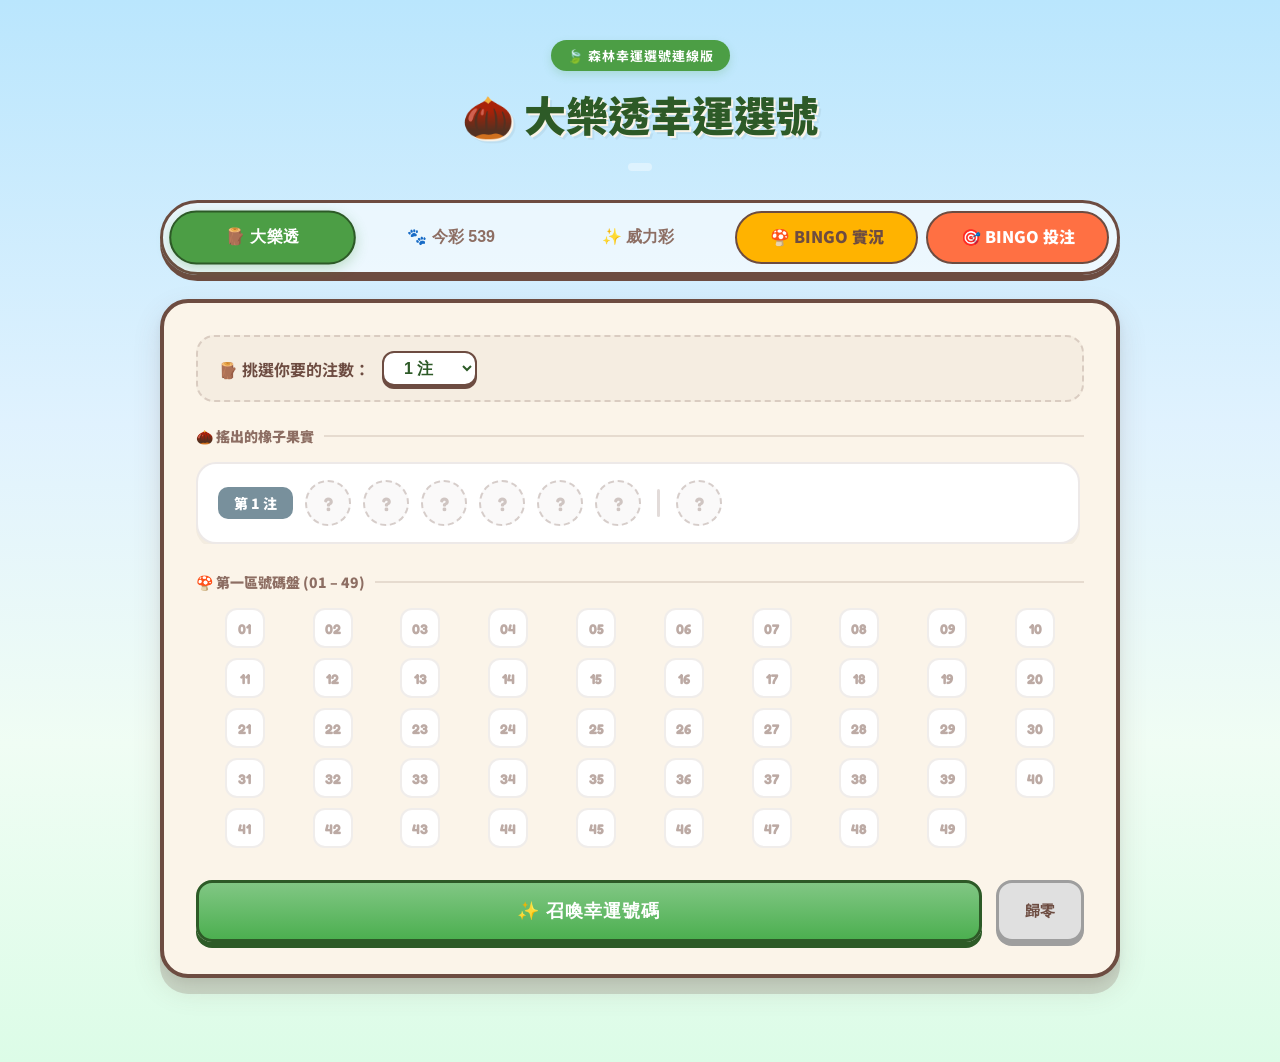
<file: index.html>
<!DOCTYPE html>
<html lang="zh-TW">
<head>
<meta charset="UTF-8">
<meta name="viewport" content="width=device-width, initial-scale=1.0">
<title>橡子森林 — 幸運搖號機</title>
<style>
  @import url('https://fonts.googleapis.com/css2?family=Fredoka+One&family=Noto+Sans+TC:wght=500;700;900&display=swap');

  *, *::before, *::after { box-sizing: border-box; margin: 0; padding: 0; }

  :root {
    --bg-sky:      #e0f2fe; 
    --forest-dark: #2d5a27; 
    --forest-leaf: #4c9e45; 
    --wood-light:  #fbf4e9; 
    --wood-dark:   #6d4c41; 
    --acorn-gold:  #ffb300; 
    --totoro-grey: #78909c; 
    --berry-red:   #e53935; 
    
    --card-shadow: 0 12px 28px rgba(109, 76, 65, 0.15), 0 4px 8px rgba(0,0,0,0.05);
    --ball-shadow: 0 6px 12px rgba(109, 76, 65, 0.3);
  }

  body {
    background: var(--bg-sky);
    color: var(--wood-dark);
    font-family: 'Noto Sans TC', sans-serif;
    min-height: 100vh;
    display: flex;
    flex-direction: column;
    align-items: center;
    padding: 40px 20px 60px;
    background-image: linear-gradient(to bottom, #bae6fd 0%, #e0f2fe 40%, #f0fdf4 70%, #dcfce7 100%);
    position: relative;
    overflow-x: hidden;
  }

  header {
    text-align: center;
    margin-bottom: 24px;
    position: relative;
    z-index: 2;
  }
  .badge {
    display: inline-block;
    background: var(--forest-leaf);
    color: white;
    font-size: 13px;
    font-weight: 700;
    letter-spacing: 1px;
    padding: 6px 16px;
    border-radius: 50px;
    margin-bottom: 12px;
    box-shadow: 0 4px 10px rgba(76, 158, 69, 0.2);
  }
  h1 {
    font-size: clamp(32px, 6vw, 42px);
    font-weight: 900;
    color: var(--forest-dark);
    text-shadow: 2px 2px 0px var(--wood-light), 4px 4px 0px rgba(0,0,0,0.05);
    margin-bottom: 8px;
    display: flex;
    align-items: center;
    justify-content: center;
    gap: 10px;
  }
  .subtitle {
    color: #5d7068;
    font-size: 14px;
    font-weight: 700;
    background: rgba(255,255,255,0.4);
    padding: 4px 12px;
    border-radius: 20px;
    display: inline-block;
  }

  .tabs {
    display: flex;
    gap: 8px;
    margin-bottom: 24px;
    background-color: rgba(255, 255, 255, 0.6);
    padding: 8px;
    border-radius: 40px;
    border: 3px solid var(--wood-dark);
    width: 100%;
    max-width: 960px;
    box-shadow: 0 6px 0px var(--wood-dark);
  }
  .tab-btn {
    flex: 1;
    padding: 14px 8px;
    border: none;
    background: transparent;
    color: #8d6e63;
    font-weight: 900;
    font-size: 16px;
    cursor: pointer;
    border-radius: 30px;
    transition: all 0.2s cubic-bezier(0.175, 0.885, 0.32, 1.275);
    white-space: nowrap;
  }
  .tab-btn.active {
    background: var(--forest-leaf);
    color: white;
    transform: scale(1.02);
    border: 2px solid var(--forest-dark);
    box-shadow: 0 4px 12px rgba(76,158,69,0.3);
  }

  .ticket {
    background: var(--wood-light);
    border: 4px solid var(--wood-dark);
    border-radius: 28px;
    padding: 32px;
    width: 100%;
    max-width: 960px;
    box-shadow: 0 16px 0px rgba(109,76,65,0.2), var(--card-shadow);
    position: relative;
    margin-bottom: 24px;
  }

  .control-panel {
    display: flex;
    align-items: center;
    gap: 12px;
    background: rgba(109, 76, 65, 0.04);
    padding: 14px 20px;
    border-radius: 18px;
    margin-bottom: 24px;
    border: 2px dashed rgba(109, 76, 65, 0.2);
  }
  .control-panel label {
    font-size: 16px;
    color: var(--wood-dark);
    font-weight: 700;
  }
  .control-panel select {
    background: white;
    color: var(--forest-dark);
    border: 2px solid var(--wood-dark);
    padding: 6px 16px;
    border-radius: 12px;
    font-size: 16px;
    font-weight: 700;
    cursor: pointer;
    outline: none;
    box-shadow: 0 3px 0px var(--wood-dark);
  }

  .section-label {
    font-size: 14px;
    font-weight: 900;
    color: #8d6e63;
    margin-bottom: 16px;
    display: flex;
    align-items: center;
    gap: 10px;
  }
  .section-label::after {
    content: '';
    flex: 1;
    height: 2px;
    background: rgba(109, 76, 65, 0.15);
  }

  .groups-container {
    display: flex;
    flex-direction: column;
    gap: 18px;
    margin-bottom: 28px;
    max-height: 400px;
    overflow-y: auto;
    padding-right: 4px;
  }

  .group-row {
    display: flex;
    align-items: center;
    gap: 12px;
    flex-wrap: wrap;
    background: white;
    padding: 16px 20px;
    border-radius: 20px;
    border: 2px solid rgba(109, 76, 65, 0.12);
    box-shadow: 0 4px 0px rgba(109, 76, 65, 0.05);
  }

  .group-tag {
    font-size: 14px;
    font-weight: 900;
    color: white;
    background: var(--totoro-grey);
    padding: 6px 14px;
    border-radius: 10px;
    min-width: 75px;
    text-align: center;
  }

  .ball {
    width: 46px;
    height: 46px;
    border-radius: 50%;
    display: flex;
    align-items: center;
    justify-content: center;
    font-family: 'Fredoka One', 'Noto Sans TC', sans-serif;
    font-size: 19px;
    font-weight: 700;
    flex-shrink: 0;
    position: relative;
    border: 2px solid var(--wood-dark);
  }

  .ball.gold {
    background: radial-gradient(circle at 35% 30%, #fffde7, #ffca28 60%, #ffa000);
    color: var(--wood-dark);
    box-shadow: var(--ball-shadow);
  }
  .ball.red {
    background: radial-gradient(circle at 35% 30%, #ffeff0, #ef5350 60%, #b71c1c);
    color: white;
    box-shadow: var(--ball-shadow);
  }
  .ball.empty {
    background: rgba(109, 76, 65, 0.03);
    border: 2px dashed rgba(109, 76, 65, 0.25);
    color: rgba(109, 76, 65, 0.3);
  }
  
  .ball.popping {
    animation: pop 0.4s cubic-bezier(0.175, 0.885, 0.32, 1.275);
  }
  @keyframes pop {
    0%   { transform: scale(0) rotate(-20deg); opacity: 0; }
    100% { transform: scale(1) rotate(0deg); opacity: 1; }
  }

  .divider {
    width: 3px;
    height: 28px;
    background: rgba(109, 76, 65, 0.2);
    border-radius: 2px;
    margin: 0 4px;
  }

  .grid {
    display: grid;
    grid-template-columns: repeat(10, 1fr);
    gap: 10px;
    margin-bottom: 32px;
    padding: 0 10px;
  }
  .grid-num {
    width: 40px;
    height: 40px;
    border-radius: 12px;
    display: flex;
    align-items: center;
    justify-content: center;
    font-family: 'Fredoka One', sans-serif;
    font-size: 14px;
    font-weight: 700;
    background: white;
    color: #bcaaa4;
    border: 2px solid rgba(109, 76, 65, 0.1);
    margin: 0 auto;
    transition: all 0.2s;
  }
  .grid-num.picked-gold {
    background: var(--acorn-gold);
    color: var(--wood-dark);
    border-color: var(--wood-dark);
    transform: scale(1.1);
    box-shadow: 0 4px 8px rgba(255,179,0,0.3);
  }
  .grid-num.picked-red {
    background: var(--berry-red);
    color: white;
    border-color: var(--wood-dark);
    transform: scale(1.1);
    box-shadow: 0 4px 8px rgba(229,57,53,0.3);
  }

  .actions { display: flex; gap: 14px; }
  .btn-primary {
    flex: 1;
    padding: 16px 24px;
    background: linear-gradient(to bottom, #81c784, #4caf50);
    color: white;
    font-weight: 900;
    font-size: 18px;
    border: 3px solid var(--forest-dark);
    border-radius: 16px;
    cursor: pointer;
    letter-spacing: 1px;
    box-shadow: 0 6px 0px var(--forest-dark);
    transition: all 0.1s;
  }
  .btn-primary:hover { transform: translateY(2px); box-shadow: 0 4px 0px var(--forest-dark); }
  .btn-primary:active { transform: translateY(6px); box-shadow: 0 0px 0px var(--forest-dark); }
  .btn-primary:disabled {
    background: #cfd8dc; border-color: #90a4ae; color: #78909c;
    box-shadow: 0 4px 0px #90a4ae; cursor: not-allowed; transform: none !important;
  }
  .btn-secondary {
    padding: 16px 26px; background: #e0e0e0; color: var(--wood-dark);
    font-weight: 700; font-size: 15px; border: 3px solid #9e9e9e;
    border-radius: 16px; box-shadow: 0 4px 0px #9e9e9e; cursor: pointer;
  }
  .btn-secondary:active { transform: translateY(4px); box-shadow: 0 0px 0px #9e9e9e; }
</style>
</head>
<body>

<header>
  <div class="badge">🍃 森林幸運選號連線版</div>
  <h1 id="mainTitle">🌰 大樂透幸運選號</h1>
  <p class="subtitle" id="subTitle"></p>
</header>

<div class="tabs">
  <button class="tab-btn active" id="tab-superlotto" onclick="switchMode('superlotto')">🪵 大樂透</button>
  <button class="tab-btn" id="tab-539" onclick="switchMode('539')">🐾 今彩 539</button>
  <button class="tab-btn" id="tab-powerlotto" onclick="switchMode('powerlotto')">✨ 威力彩</button>
  
  <a href="./bingo.html" class="tab-btn" style="text-decoration: none; text-align: center; background: var(--acorn-gold); color: var(--wood-dark); border: 2px solid var(--wood-dark); line-height: 1.2;">🍄 BINGO 實況</a>

  <a href="./bingo_bet.html" class="tab-btn" style="text-decoration: none; text-align: center; background: #ff7043; color: white; border: 2px solid var(--wood-dark); line-height: 1.2;">🎯 BINGO 投注</a>
</div>

<div class="ticket">
  <div class="control-panel" id="controlPanel">
    <label for="countSelect">🪵 挑選你要的注數：</label>
    <select id="countSelect" onchange="reset()">
      <option value="1" selected>1 注</option>
      <option value="2">2 注</option>
      <option value="3">3 注</option>
	  <option value="4">4 注</option>
      <option value="5">5 注</option>
      <option value="10">10 注</option>
    </select>
  </div>

  <div class="section-label" id="panelLabel">🌰 搖出的橡子果實</div>
  <div class="groups-container" id="groupsContainer"></div>

  <div class="section-label" id="gridLabel">🍄 號碼落葉盤</div>
  <div class="grid" id="numGrid"></div>

  <div class="actions">
    <button class="btn-primary" id="drawBtn" onclick="draw()">✨ 召喚幸運號碼</button>
    <button class="btn-secondary" onclick="reset()">歸零</button>
  </div>
</div>

<script>
  const modeConfigs = {
    superlotto: {
      title: '🌰 大樂透幸運選號',
      subtitle: '',
      gridTotal: 49,
      mainPick: 6,
      hasSpecial: true,
      maxSpecialNum: 49,
      apiTemplate: (count) => `http://127.0.0.1:8000/api/v1/lottery/superlotto?count=${count}`
    },
    '539': {
      title: '🐾 今彩 539 森林選號',
      subtitle: '',
      gridTotal: 39,
      mainPick: 5,
      hasSpecial: false,
      maxSpecialNum: 0,
      apiTemplate: (count) => `http://127.0.0.1:8000/api/v1/lottery/539/super?count=${count}`
    },
    powerlotto: {
      title: '✨ 威力彩雷霆選號',
      subtitle: '',
      gridTotal: 38,       
      mainPick: 6,         
      hasSpecial: true,    
      maxSpecialNum: 8,    
      apiTemplate: (count) => `http://127.0.0.1:8000/api/v1/lottery/powerlotto/super?count=${count}`
    }
  };

  let currentMode = 'superlotto';

  function buildGrid() {
    const grid = document.getElementById('numGrid');
    grid.innerHTML = '';
    const config = modeConfigs[currentMode];
    
    document.getElementById('gridLabel').textContent = `🍄 第一區號碼盤 (01 – ${config.gridTotal})`;

    for (let i = 1; i <= config.gridTotal; i++) {
      const el = document.createElement('div');
      el.className = 'grid-num';
      el.id = 'g' + i;
      el.textContent = String(i).padStart(2, '0');
      grid.appendChild(el);
    }
  }

  function switchMode(mode) {
    if (currentMode === mode) return;
    currentMode = mode;
    
    document.getElementById('tab-superlotto').className = mode === 'superlotto' ? 'tab-btn active' : 'tab-btn';
    document.getElementById('tab-539').className = mode === '539' ? 'tab-btn active' : 'tab-btn';
    document.getElementById('tab-powerlotto').className = mode === 'powerlotto' ? 'tab-btn active' : 'tab-btn';
    
    const config = modeConfigs[mode];
    document.getElementById('mainTitle').textContent = config.title;
    document.getElementById('subTitle').textContent = config.subtitle;
    
    clearGrid();
    reset();
  }

  function initEmptyRows() {
    const container = document.getElementById('groupsContainer');
    container.innerHTML = '';
    
    const count = parseInt(document.getElementById('countSelect').value);
    const config = modeConfigs[currentMode];

    for(let g = 0; g < count; g++) {
      const row = document.createElement('div');
      row.className = 'group-row';
      row.innerHTML = `<div class="group-tag">第 ${g+1} 注</div>`;
      
      for(let i = 0; i < config.mainPick; i++) {
        row.innerHTML += `<div class="ball empty">?</div>`;
      }
      
      if (config.hasSpecial) {
        row.innerHTML += `<div class="divider"></div><div class="ball empty">?</div>`;
      }
      
      container.appendChild(row);
    }
  }

  function getMockData(mode, count) {
    const config = modeConfigs[mode];
    const genGroup = () => {
      let pool = Array.from({length: config.gridTotal}, (_, i) => i + 1).sort(() => Math.random() - 0.5);
      let main = pool.slice(0, config.mainPick).sort((a,b) => a - b);
      let special = config.hasSpecial ? Math.floor(Math.random() * config.maxSpecialNum) + 1 : null;
      return { numbers: main, special: special };
    };
    let groups = [];
    for(let i = 0; i < count; i++) groups.push(genGroup());
    return { data: { groups: groups } };
  }

  async function draw() {
    const btn = document.getElementById('drawBtn');
    btn.disabled = true;
    clearGrid();

    const container = document.getElementById('groupsContainer');
    const userCount = parseInt(document.getElementById('countSelect').value);
    const config = modeConfigs[currentMode];

    const apiUrl = config.apiTemplate(userCount);
    let groupsData = [];

    try {
      const response = await fetch(apiUrl);
      if (!response.ok) throw new Error('API 回應錯誤');
      const resJson = await response.json();
      groupsData = resJson.data.groups; 
    } catch (error) {
      console.warn('⚠️ 呼叫 API 失敗，啟用前端 Mock 模擬。', error);
      const mock = getMockData(currentMode, userCount);
      groupsData = mock.data.groups;
    }

    initEmptyRows();

    for (let gIdx = 0; gIdx < groupsData.length; gIdx++) {
      const rowElement = container.children[gIdx];
      const ballElements = rowElement.querySelectorAll('.ball'); 
      
      const mainNums = groupsData[gIdx].numbers;
      const specNum = groupsData[gIdx].special; 
      const allNums = specNum !== undefined && specNum !== null ? [...mainNums, specNum] : mainNums;

      for (let bIdx = 0; bIdx < allNums.length; bIdx++) {
        await new Promise(r => setTimeout(r, 60)); 
        const ballEl = ballElements[bIdx];
        const finalNum = allNums[bIdx];
        const isSpecial = config.hasSpecial && (bIdx === config.mainPick);

        let spins = 0;
        await new Promise(resolve => {
          const interval = setInterval(() => {
            const maxRoll = isSpecial ? config.maxSpecialNum : config.gridTotal;
            ballEl.textContent = String(Math.floor(Math.random() * maxRoll) + 1).padStart(2, '0');
            spins++;
            
            if (spins >= 5) {
              clearInterval(interval);
              ballEl.textContent = String(finalNum).padStart(2, '0');
              ballEl.className = `ball ${isSpecial ? 'red' : 'gold'} popping`;
              
              if (!isSpecial || currentMode !== 'powerlotto') {
                const gPanel = document.getElementById('g' + finalNum);
                if (gPanel) gPanel.className = `grid-num ${isSpecial ? 'picked-red' : 'picked-gold'}`;
              }
              
              resolve();
            }
          }, 40);
        });
      }
    }

    btn.disabled = false;
  }

  function clearGrid() {
    const config = modeConfigs[currentMode];
    for (let i = 1; i <= config.gridTotal; i++) {
      const g = document.getElementById('g' + i);
      if (g) g.className = 'grid-num';
    }
  }

  function reset() {
    buildGrid();
    initEmptyRows();
    /* ❌ 已將錯誤的 checkApiHealth(); 移除 */
  }

  window.onload = function() {
    reset();
  };
</script>

</body>
</html>
</file>
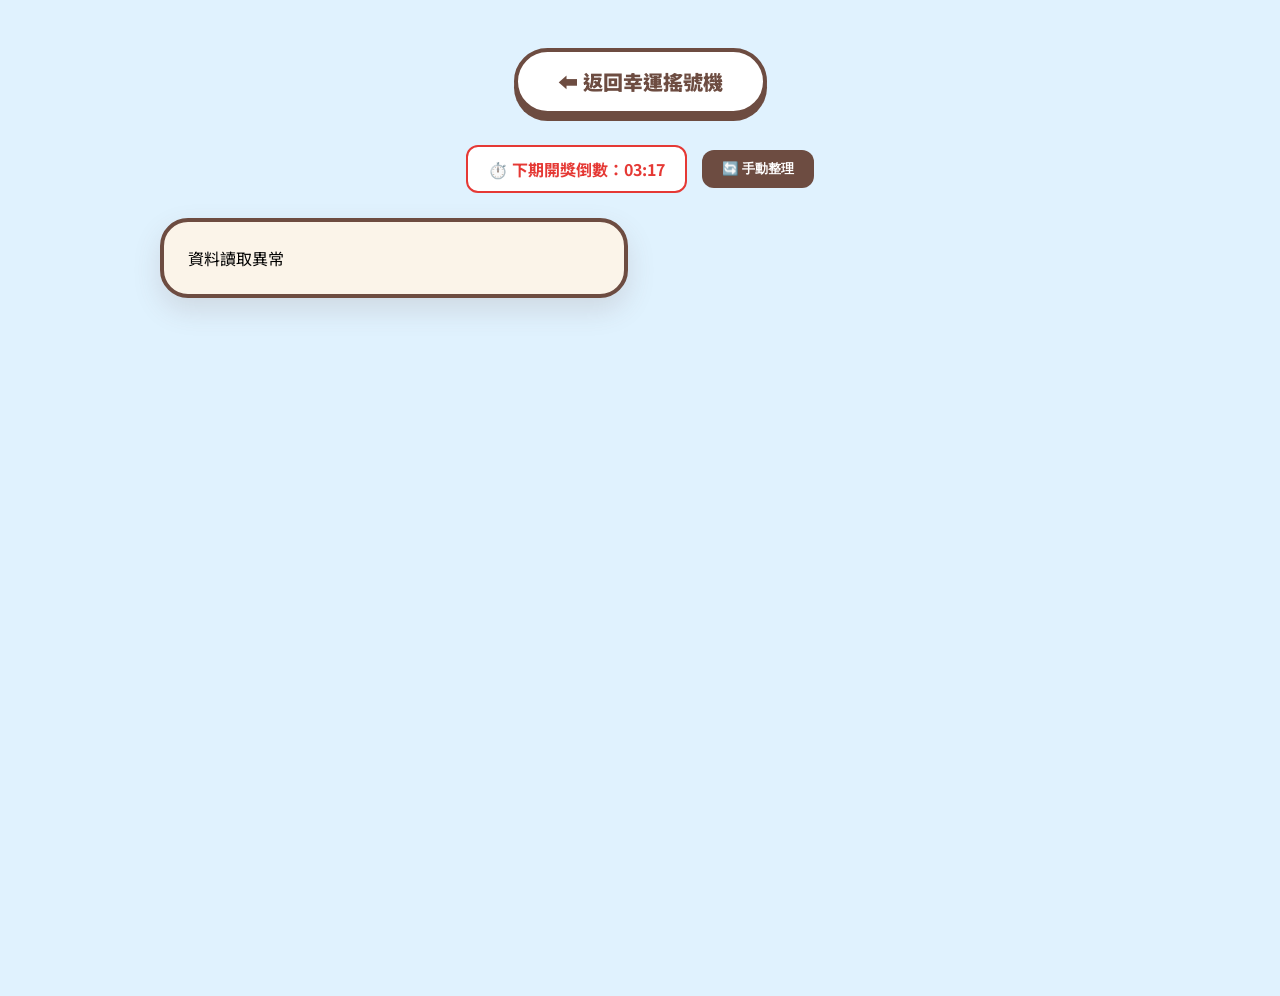
<file: bingo.html>
<!DOCTYPE html>
<html lang="zh-TW">
<head>
<meta charset="UTF-8">
<meta name="viewport" content="width=device-width, initial-scale=1.0">
<title>橡子森林 — BINGO BINGO 即時看板</title>
<style>
  @import url('https://fonts.googleapis.com/css2?family=Fredoka+One&family=Noto+Sans+TC:wght@500;700;900&display=swap');
  :root { --bg-sky: #e0f2fe; --berry-red: #e53935; --wood-dark: #6d4c41; --wood-light: #fbf4e9; }
  body { background: var(--bg-sky); font-family: 'Noto Sans TC', sans-serif; display: flex; flex-direction: column; align-items: center; padding: 40px 20px; min-height: 100vh; }
  
  /* 放大的返回按鈕 */
  .back-btn { display: inline-block; margin-bottom: 30px; padding: 15px 40px; background: white; border: 4px solid var(--wood-dark); border-radius: 50px; font-weight: 900; font-size: 20px; color: var(--wood-dark); text-decoration: none; box-shadow: 0 6px 0px var(--wood-dark); transition: 0.2s; }
  .back-btn:active { transform: translateY(4px); box-shadow: 0 2px 0px var(--wood-dark); }
  
  .container { max-width: 960px; width: 100%; }
  
  /* 縮小的開獎時間與手動整理區 */
  .timer-container { display: flex; align-items: center; justify-content: center; gap: 15px; margin-bottom: 25px; }
  .countdown { background: white; padding: 10px 20px; border-radius: 12px; font-size: 16px; font-weight: 700; color: var(--berry-red); border: 2px solid var(--berry-red); }
  .refresh-btn { padding: 10px 20px; background: var(--wood-dark); color: white; border-radius: 12px; font-weight: 700; cursor: pointer; border: none; }

  /* 田字布局容器 */
  #bingoDisplay { display: grid; grid-template-columns: 1fr 1fr; gap: 24px; }
  .bingo-card { background: var(--wood-light); border: 4px solid var(--wood-dark); border-radius: 28px; padding: 24px; box-shadow: 0 12px 28px rgba(109, 76, 65, 0.15); }
  .ball { width: 50px; height: 50px; border-radius: 50%; background: radial-gradient(circle at 35% 30%, #fffde7, #ffca28 60%, #ffa000); display: flex; align-items: center; justify-content: center; font-weight: 900; font-size: 20px; color: var(--wood-dark); box-shadow: 0 6px 12px rgba(109, 76, 65, 0.3); }
  .numbers-grid { display: grid; grid-template-columns: repeat(5, 1fr); gap: 12px; margin-top: 20px; }

   @media (max-width: 768px) {
    /* 讓看板容器寬度填滿手機螢幕 */
    #bingoDisplay {
        width: 95% !important;
        margin: 0 auto !important;
    }
    /* 讓每一張開獎卡片在手機上撐滿寬度 */
    .bingo-card {
        width: 100% !important;
        box-sizing: border-box !important;
    }
    /* 調整數字球的排列，手機版建議 5 個一行，避免太擠 */
    .numbers-grid {
        grid-template-columns: repeat(5, 1fr) !important;
    }
}
</style>
</head>
<body>

<a href="./index.html" class="back-btn">⬅️ 返回幸運搖號機</a>

<div class="container">
  <div class="timer-container">
    <div class="countdown">⏱️ 下期開獎倒數：<span id="timerDisplay">00:00</span></div>
    <button class="refresh-btn" onclick="checkApiHealth()">🔄 手動整理</button>
  </div>
  <div id="bingoDisplay">正在載入數據...</div>
</div>

<script>
  // 1. 倒數計時
  function startTimer() {
    setInterval(() => {
      const now = new Date();
      const timeLeft = (5 - (now.getMinutes() % 5)) * 60 - now.getSeconds() + 3;
      const m = Math.floor(timeLeft / 60);
      const s = timeLeft % 60;
      document.getElementById('timerDisplay').textContent = 
        `${String(m).padStart(2, '0')}:${String(s).padStart(2, '0')}`;
      if (m === 0 && s === 0) checkApiHealth();
    }, 1000);
  }

  // 2. 資料獲取與渲染
// 修改後的 checkApiHealth 函式
// 請直接用這段完整的函式取代原本的 checkApiHealth
async function checkApiHealth() {
    const bingoDisplay = document.getElementById('bingoDisplay');
    const apiUrl = `http://127.0.0.1:8000/api/v1/bingo/history?limit=4&_t=${Date.now()}`;
    
    try {
      const res = await fetch(apiUrl);
      const json = await res.json(); 
      
      // 確保從 json.data.records 讀取資料
      const records = (json.data && json.data.records) ? json.data.records : [];
      
      if (records.length > 0) {
        bingoDisplay.innerHTML = records.map((b, idx) => `
          <div class="bingo-card" style="background: white; border-radius: 12px; padding: 15px; margin-bottom: 15px; border-left: 8px solid ${idx === 0 ? '#e53935' : '#ccc'}; box-shadow: 0 4px 6px rgba(0,0,0,0.1);">
            <div style="display: flex; justify-content: space-between; align-items: center; margin-bottom: 10px;">
                <span style="font-size: 1.2rem; font-weight: 900; color: #333;">第 ${b.draw_term} 期</span>
                <span style="font-size: 0.9rem; color: #888;">${b.draw_date}</span>
            </div>
            
            <div class="numbers-grid" style="display: grid; grid-template-columns: repeat(10, 1fr); gap: 6px;">
                ${b.numbers.map(n => `
                    <span style="background: #fff9c4; border: 1px solid #ffd54f; border-radius: 50%; width: 28px; height: 28px; display: flex; align-items: center; justify-content: center; font-weight: bold; font-size: 0.85rem; color: #333;">
                        ${String(n).padStart(2, '0')}
                    </span>
                `).join('')}
            </div>
            
            <div style="margin-top: 12px; font-size: 0.85rem; color: #666; border-top: 1px solid #eee; padding-top: 8px;">
                ${b.multiplier}
            </div>
          </div>
        `).join('');
      } else {
        bingoDisplay.innerHTML = '<div class="bingo-card">目前暫無開獎紀錄</div>';
      }
    } catch (err) {
      console.error("渲染錯誤:", err);
      bingoDisplay.innerHTML = '<div class="bingo-card">資料讀取異常</div>';
    }
  }

  // 3. 每三分鐘自動更新 (180,000 毫秒)
  setInterval(checkApiHealth, 180000);

  window.onload = () => { startTimer(); checkApiHealth(); };
</script>
</body>
</html>
</file>
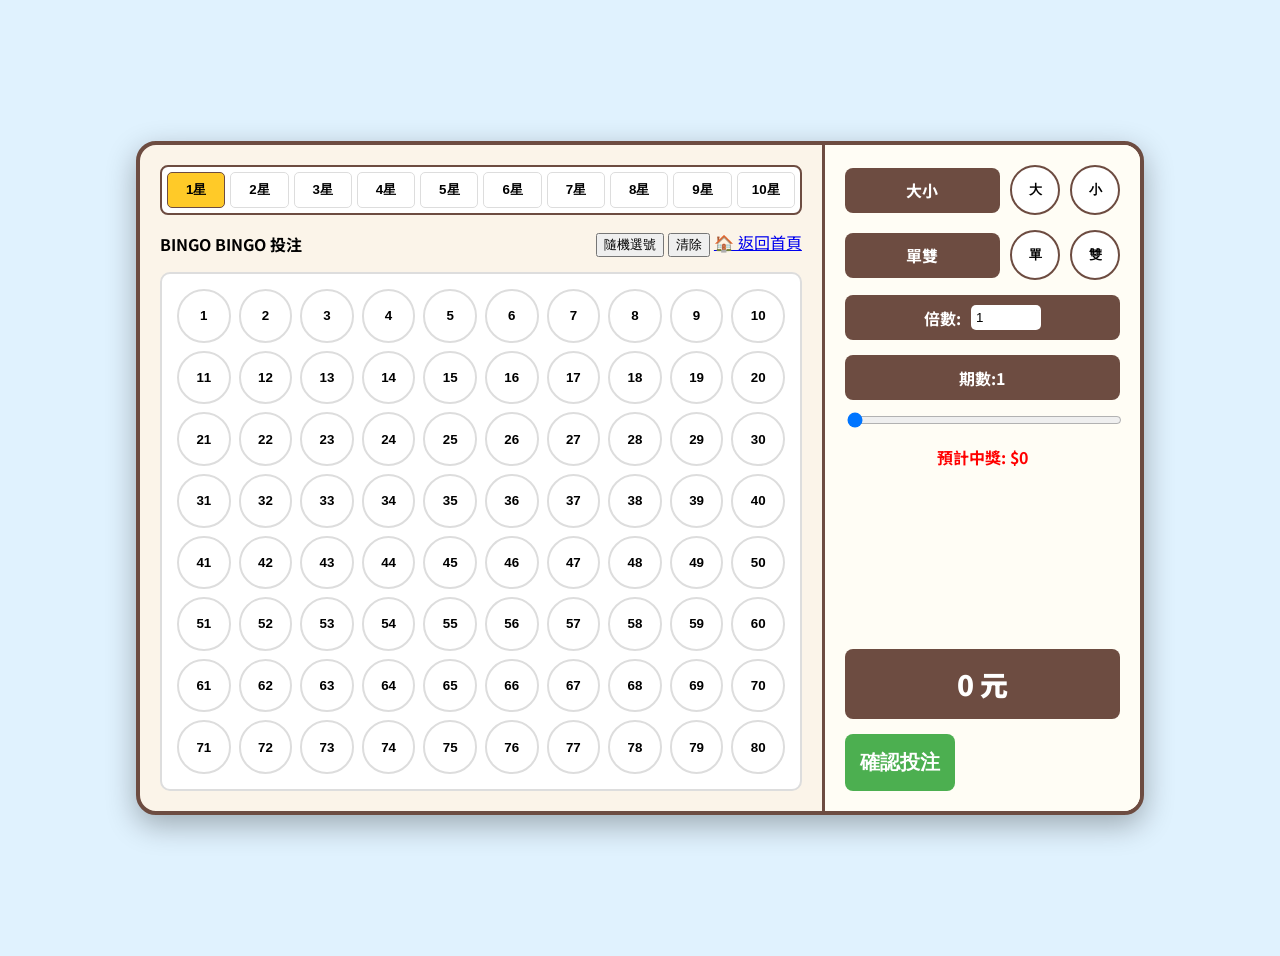
<file: bingo_bet.html>
<!DOCTYPE html>
<html lang="zh-TW">
<head>
<meta charset="UTF-8">
<title>橡子森林 — BINGO BINGO 投注機</title>
<style>
  @import url('https://fonts.googleapis.com/css2?family=Noto+Sans+TC:wght@500;700;900&display=swap');
  :root { --bg-sky: #e0f2fe; --wood-dark: #6d4c41; --wood-light: #fbf4e9; --acorn-gold: #ffca28; }
  body { background: var(--bg-sky); font-family: 'Noto Sans TC', sans-serif; display: flex; justify-content: center; align-items: center; min-height: 100vh; padding: 20px; }
  .app-container { background-color: var(--wood-light); width: 1000px; border-radius: 20px; display: flex; overflow: hidden; box-shadow: 0 10px 30px rgba(0,0,0,0.3); border: 4px solid var(--wood-dark); }
  .left-panel { flex: 7; padding: 20px; display: flex; flex-direction: column; gap: 15px; }
  .star-bar-top { display: grid; grid-template-columns: repeat(10, 1fr); gap: 5px; background: white; padding: 5px; border-radius: 8px; border: 2px solid var(--wood-dark); }
  .star-btn { background: white; border: 1px solid #ddd; border-radius: 5px; padding: 8px 0; font-weight: bold; cursor: pointer; }
  .star-btn.active { background: var(--acorn-gold); color: black; border-color: var(--wood-dark); }
  .sub-control-bar { display: flex; justify-content: space-between; align-items: center; }
  .number-grid { display: grid; grid-template-columns: repeat(10, 1fr); gap: 8px; background: white; padding: 15px; border-radius: 10px; border: 2px solid #ddd; }
  .num-btn { background: white; border: 2px solid #ddd; border-radius: 50%; aspect-ratio: 1/1; font-weight: 900; cursor: pointer; }
  .num-btn.selected { background: #4a90e2; color: white; border-color: #357abd; }
  .right-panel { flex: 3; background: #fffdf5; border-left: 3px solid var(--wood-dark); padding: 20px; display: flex; flex-direction: column; gap: 15px; }
  .bet-row { display: flex; align-items: center; gap: 10px; }
  .bet-label { width: 100%; height: 45px; background: var(--wood-dark); color: white; display: flex; justify-content: center; align-items: center; border-radius: 8px; font-weight: bold; }
  .dot-group { display: flex; gap: 10px; }
  .dot-btn { width: 50px; height: 50px; border-radius: 50%; border: 2px solid var(--wood-dark); background: white; font-weight: bold; cursor: pointer; }
  .dot-btn.active { background: var(--acorn-gold); border-color: var(--wood-dark); }
  .total-price { background: var(--wood-dark); color: white; border-radius: 8px; padding: 15px; text-align: center; font-size: 28px; font-weight: 900; margin-top: auto; }
  .print-btn { background-color: #4caf50; color: white; border: none; padding: 15px; font-size: 20px; font-weight: 900; cursor: pointer; border-radius: 8px; }
</style>
</head>
<body>

<div class="app-container">
  <div class="left-panel">
    <div class="star-bar-top" id="starBar"></div>
    <div class="sub-control-bar">
      <div style="font-weight:bold">BINGO BINGO 投注</div>
      <div>
        <button onclick="randomPick()">隨機選號</button>
        <button onclick="clearAll()">清除</button>
		    <a href="./index.html" class="back-btn">
        🏠 返回首頁
    </a>
      </div>
    </div>
    <div class="number-grid" id="numberGrid"></div>
  </div>

  <div class="right-panel">
    <div class="bet-row"><div class="bet-label">大小</div><div class="dot-group" id="sizeGroup"><button class="dot-btn" onclick="selectDot(this)">大</button><button class="dot-btn" onclick="selectDot(this)">小</button></div></div>
    <div class="bet-row"><div class="bet-label">單雙</div><div class="dot-group" id="oddEvenGroup"><button class="dot-btn" onclick="selectDot(this)">單</button><button class="dot-btn" onclick="selectDot(this)">雙</button></div></div>
    
    <div class="bet-row" style="flex-direction:column; align-items:flex-start;">
      <div class="bet-label">倍數: <input type="number" id="multiplierInput" value="1" min="1" oninput="updateTotal()" style="width:60px; margin-left:10px; border-radius:5px; border:none; padding:5px;"></div>
    </div>
    
    <div class="bet-row" style="flex-direction:column; align-items:flex-start;">
      <div class="bet-label" style="width:100%">期數: <span id="termValue">1</span></div>
      <input type="range" id="termRange" min="1" max="12" value="1" style="width:100%" oninput="document.getElementById('termValue').textContent=this.value; updateTotal()">
    </div>
    
    <div id="potentialWin" style="font-weight:bold; color:red; text-align:center;">預計中獎: $0</div>
	<div class="total-price" id="totalPrice">0 元</div>

	<div class="button-group">
    <button class="print-btn" onclick="printTicket()">
        確認投注
    </button>

</div>

<script>
  let selectedStar = 1;
  const ODDS = { 10: 200000, 9: 40000, 8: 20000, 7: 3200, 6: 1000, 5: 300, 4: 40, 3: 20, 2: 3, 1: 2 };

  // 初始化星數與號碼
  const starBar = document.getElementById('starBar');
  for(let i=1; i<=10; i++) starBar.innerHTML += `<button class="star-btn ${i==1?'active':''}" onclick="selectStar(this, ${i})">${i}星</button>`;
  
  // 加入此函式以更新投注頁面的歷史顯示
async function loadBingoHistory() {
    try {
        const res = await fetch('http://127.0.0.1:8000/api/v1/bingo/history?limit=4');
        const json = await res.json();
        const container = document.getElementById('bingo-history-container'); // 請確保 HTML 有此 ID
        
        if (json.status === "success" && json.data.records) {
            container.innerHTML = json.data.records.map(b => `
                <div class="history-item">
                    第 ${b.draw_term} 期：${b.numbers.join(', ')}
                </div>
            `).join('');
        }
    } catch (e) {
        console.error("讀取歷史紀錄失敗", e);
    }
}

// 確保頁面載入時執行
window.addEventListener('DOMContentLoaded', loadBingoHistory);
  
  const grid = document.getElementById('numberGrid');
  for (let i = 1; i <= 80; i++) {
    const btn = document.createElement('button');
    btn.className = 'num-btn'; btn.textContent = i;
    btn.onclick = function() {
        const count = document.querySelectorAll('.num-btn.selected').length;
        if (!this.classList.contains('selected') && count >= selectedStar) return;
        this.classList.toggle('selected');
        updateTotal();
    };
    grid.appendChild(btn);
  }

  function randomPick() {
    clearAll();
    const all = Array.from(document.querySelectorAll('.num-btn'));
    all.sort(() => 0.5 - Math.random()).slice(0, selectedStar).forEach(b => b.classList.add('selected'));
    updateTotal();
  }

  function selectStar(btn, val) {
    selectedStar = val;
    document.querySelectorAll('.star-btn').forEach(b => b.classList.remove('active'));
    btn.classList.add('active');
    clearAll();
  }

  function selectDot(btn) {
    btn.parentElement.querySelectorAll('.dot-btn').forEach(b => b.classList.remove('active'));
    btn.classList.add('active');
    updateTotal();
  }

  function clearAll() {
    document.querySelectorAll('.num-btn').forEach(b => b.classList.remove('selected'));
    document.querySelectorAll('.dot-btn').forEach(b => b.classList.remove('active'));
    document.getElementById('multiplierInput').value = 1;
    document.getElementById('termRange').value = 1;
    document.getElementById('termValue').textContent = 1;
    updateTotal();
  }

  function updateTotal() {
    const selectedCount = document.querySelectorAll('.num-btn.selected').length;
    const term = parseInt(document.getElementById('termRange').value);
    const multiplier = parseInt(document.getElementById('multiplierInput').value) || 1;
    const activeDots = document.querySelectorAll('.dot-btn.active');
    
    // 投注成本 = (號碼注數 + 大小單雙注數) * 25元 * 倍數 * 期數
    const totalCost = ((selectedCount > 0 ? 25 : 0) + (activeDots.length * 25)) * multiplier * term;
    document.getElementById('totalPrice').textContent = totalCost + " 元";
    
    // 預計獎金計算
    let totalPrize = 0;
    
    // 號碼賠率
    if (selectedCount === selectedStar && ODDS[selectedStar]) {
        totalPrize += ODDS[selectedStar] * 25 * multiplier;
    }
    
    // 大小單雙賠率 (6倍)
    if (activeDots.length > 0) {
        totalPrize += (activeDots.length * 25 * 6 * multiplier);
    }
    
    // 總預計獎金需乘上期數
    const finalPrize = totalPrize * term;
    document.getElementById('potentialWin').textContent = `預計中獎: $${Math.floor(finalPrize)}`;
  }

  function printTicket() { alert("確認投注：" + document.getElementById('totalPrice').textContent); }
</script>
</body>
</html>
</file>
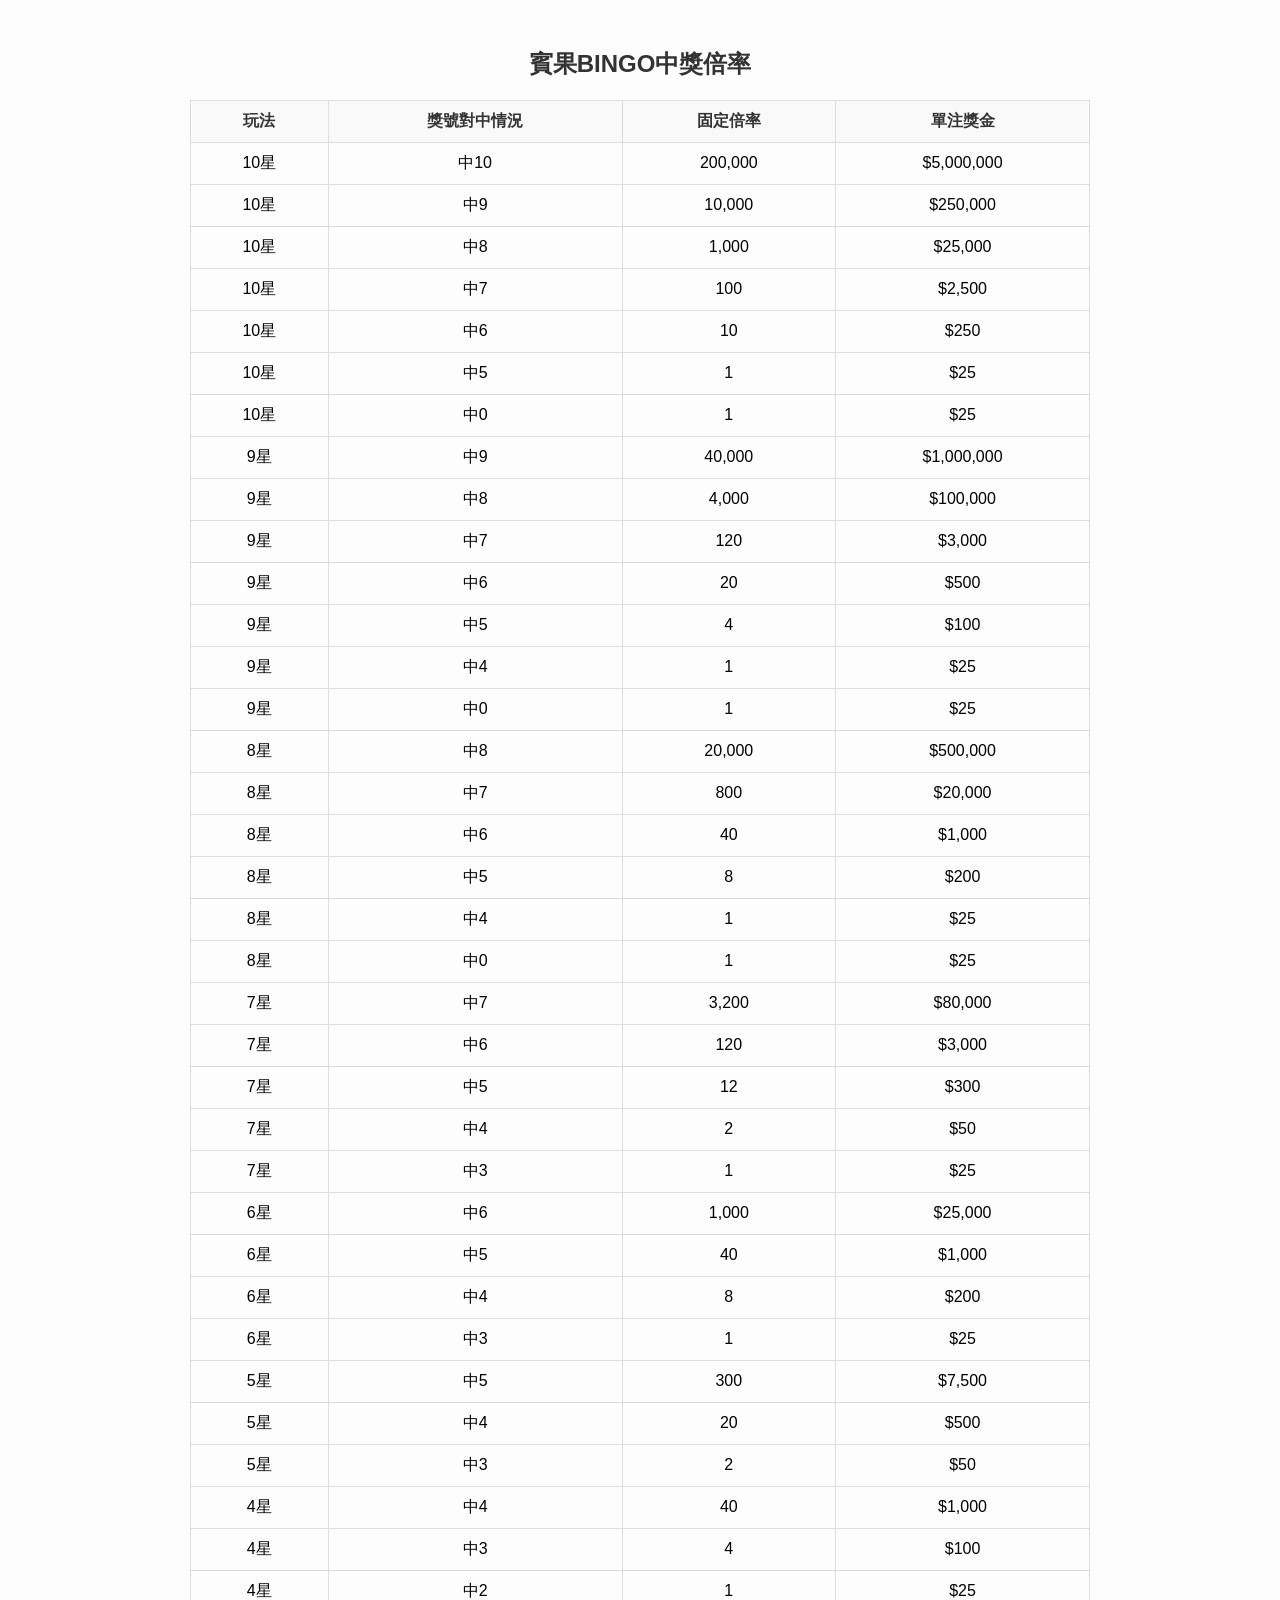
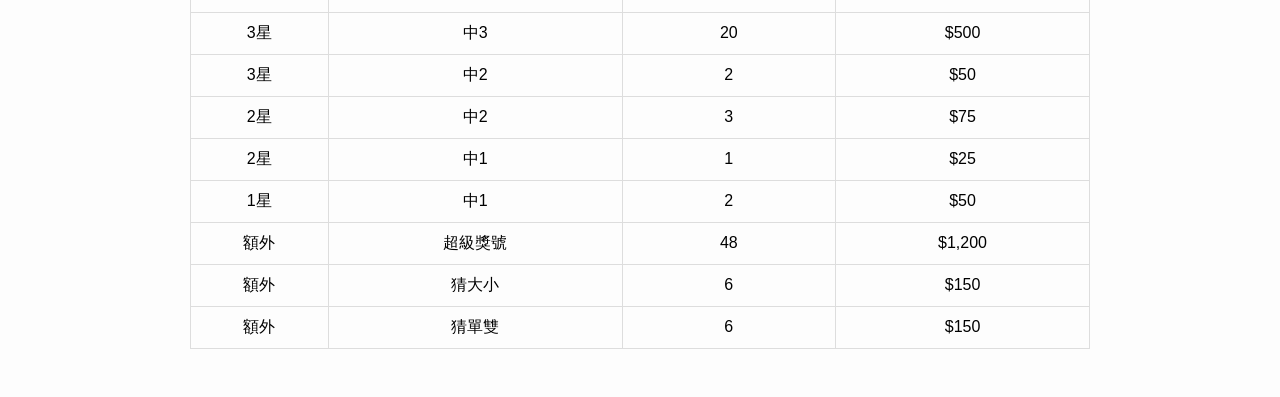
<file: odds_table.html>
<!DOCTYPE html>
<html lang="zh-TW">
<head>
    <meta charset="UTF-8">
    <title>賓果BINGO中獎倍率表</title>
    <style>
        body { font-family: 'Noto Sans TC', sans-serif; padding: 20px; background: #fdfdfd; }
        h2 { text-align: center; color: #333; }
        table { width: 100%; max-width: 900px; margin: 20px auto; border-collapse: collapse; border: 1px solid #ddd; }
        th, td { border: 1px solid #ddd; padding: 10px; text-align: center; }
        th { background-color: #f9f9f9; color: #333; }
        tr:hover { background-color: #f1f1f1; }
    </style>
</head>
<body>

<h2>賓果BINGO中獎倍率</h2>
<table>
    <thead>
        <tr>
            <th>玩法</th>
            <th>獎號對中情況</th>
            <th>固定倍率</th>
            <th>單注獎金</th>
        </tr>
    </thead>
    <tbody id="oddsBody">
        </tbody>
</table>

<script>
    const BINGO_DATA = [
        { star: "10星", hit: "中10", rate: "200,000", prize: "$5,000,000" },
        { star: "10星", hit: "中9",  rate: "10,000",  prize: "$250,000" },
        { star: "10星", hit: "中8",  rate: "1,000",   prize: "$25,000" },
        { star: "10星", hit: "中7",  rate: "100",     prize: "$2,500" },
        { star: "10星", hit: "中6",  rate: "10",      prize: "$250" },
        { star: "10星", hit: "中5",  rate: "1",       prize: "$25" },
        { star: "10星", hit: "中0",  rate: "1",       prize: "$25" },
        { star: "9星",  hit: "中9",  rate: "40,000",  prize: "$1,000,000" },
        { star: "9星",  hit: "中8",  rate: "4,000",   prize: "$100,000" },
        { star: "9星",  hit: "中7",  rate: "120",     prize: "$3,000" },
        { star: "9星",  hit: "中6",  rate: "20",      prize: "$500" },
        { star: "9星",  hit: "中5",  rate: "4",       prize: "$100" },
        { star: "9星",  hit: "中4",  rate: "1",       prize: "$25" },
        { star: "9星",  hit: "中0",  rate: "1",       prize: "$25" },
        { star: "8星",  hit: "中8",  rate: "20,000",  prize: "$500,000" },
        { star: "8星",  hit: "中7",  rate: "800",     prize: "$20,000" },
        { star: "8星",  hit: "中6",  rate: "40",      prize: "$1,000" },
        { star: "8星",  hit: "中5",  rate: "8",       prize: "$200" },
        { star: "8星",  hit: "中4",  rate: "1",       prize: "$25" },
        { star: "8星",  hit: "中0",  rate: "1",       prize: "$25" },
        { star: "7星",  hit: "中7",  rate: "3,200",   prize: "$80,000" },
        { star: "7星",  hit: "中6",  rate: "120",     prize: "$3,000" },
        { star: "7星",  hit: "中5",  rate: "12",      prize: "$300" },
        { star: "7星",  hit: "中4",  rate: "2",       prize: "$50" },
        { star: "7星",  hit: "中3",  rate: "1",       prize: "$25" },
        { star: "6星",  hit: "中6",  rate: "1,000",   prize: "$25,000" },
        { star: "6星",  hit: "中5",  rate: "40",      prize: "$1,000" },
        { star: "6星",  hit: "中4",  rate: "8",       prize: "$200" },
        { star: "6星",  hit: "中3",  rate: "1",       prize: "$25" },
        { star: "5星",  hit: "中5",  rate: "300",     prize: "$7,500" },
        { star: "5星",  hit: "中4",  rate: "20",      prize: "$500" },
        { star: "5星",  hit: "中3",  rate: "2",       prize: "$50" },
        { star: "4星",  hit: "中4",  rate: "40",      prize: "$1,000" },
        { star: "4星",  hit: "中3",  rate: "4",       prize: "$100" },
        { star: "4星",  hit: "中2",  rate: "1",       prize: "$25" },
        { star: "3星",  hit: "中3",  rate: "20",      prize: "$500" },
        { star: "3星",  hit: "中2",  rate: "2",       prize: "$50" },
        { star: "2星",  hit: "中2",  rate: "3",       prize: "$75" },
        { star: "2星",  hit: "中1",  rate: "1",       prize: "$25" },
        { star: "1星",  hit: "中1",  rate: "2",       prize: "$50" },
        { star: "額外", hit: "超級獎號", rate: "48",     prize: "$1,200" },
        { star: "額外", hit: "猜大小",   rate: "6",       prize: "$150" },
        { star: "額外", hit: "猜單雙",   rate: "6",       prize: "$150" }
    ];

    const body = document.getElementById('oddsBody');
    BINGO_DATA.forEach(item => {
        body.innerHTML += `<tr>
            <td>${item.star}</td>
            <td>${item.hit}</td>
            <td>${item.rate}</td>
            <td>${item.prize}</td>
        </tr>`;
    });
</script>

</body>
</html>
</file>
